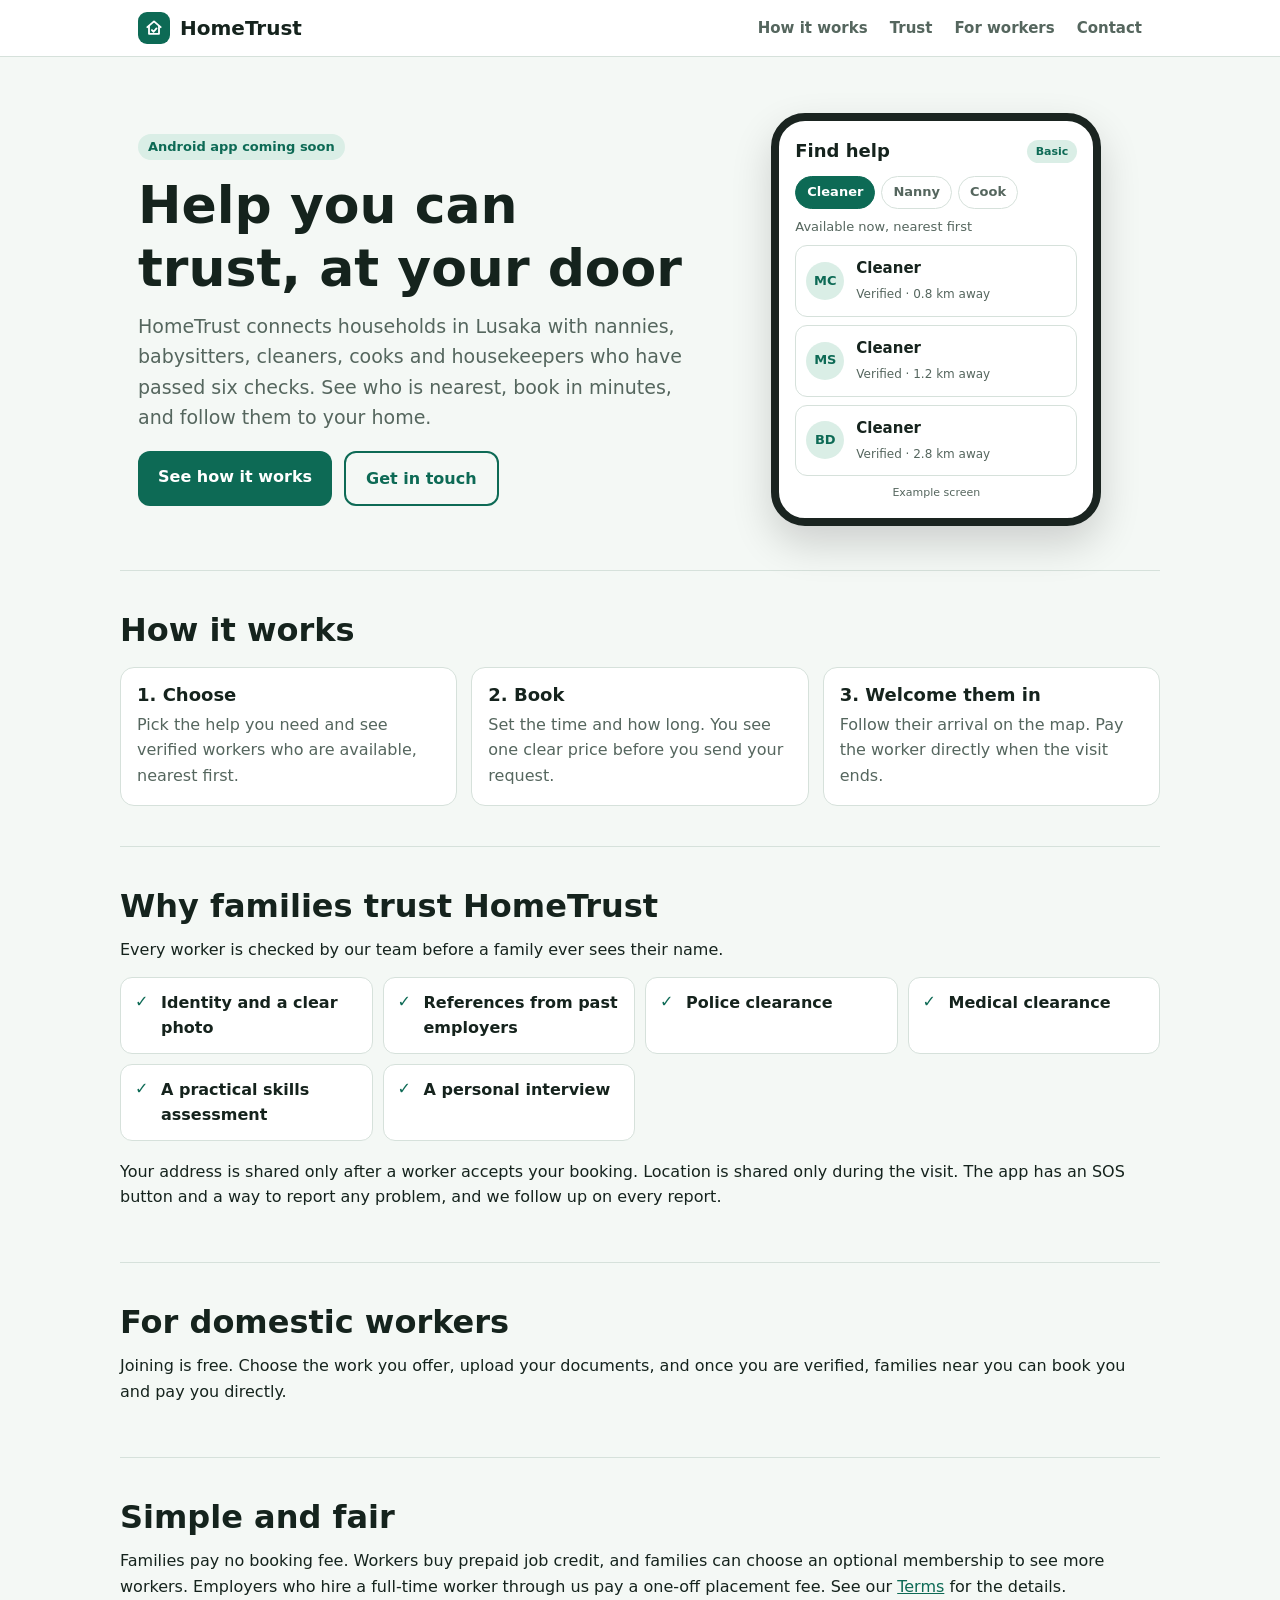
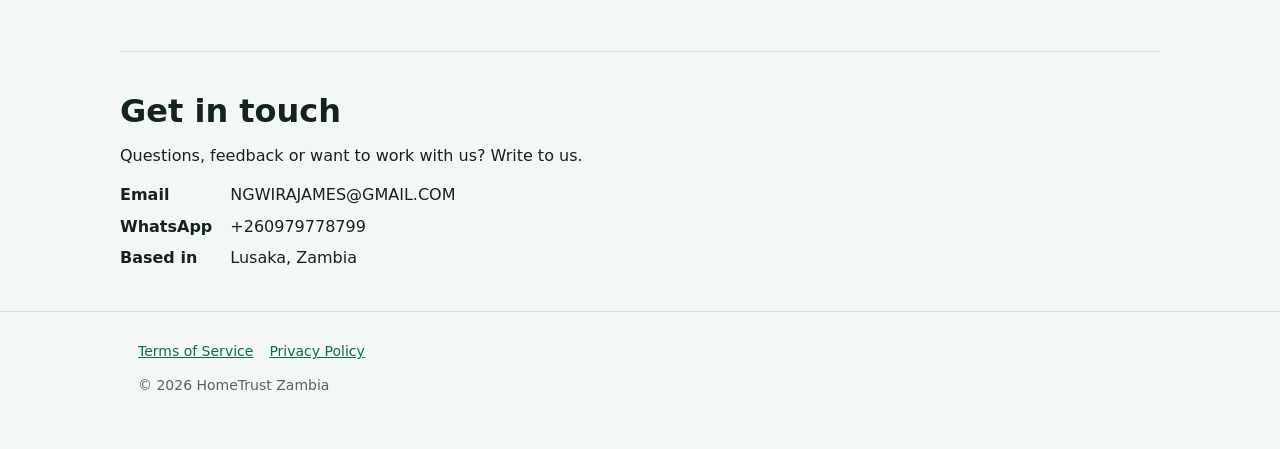
<file: index.html>
<!doctype html>
<html lang="en">
<head>
<meta charset="utf-8">
<meta name="viewport" content="width=device-width, initial-scale=1">
<title>HomeTrust Zambia | Verified help for your home</title>
<meta name="description" content="HomeTrust Zambia connects households in Lusaka with verified nannies, babysitters, cleaners, cooks and housekeepers.">
<link rel="icon" href="favicon.svg" type="image/svg+xml">
<link rel="stylesheet" href="styles.css">
</head>
<body>
<header class="nav">
  <div class="wrap">
    <a class="brand" href="#top"><span class="mark"><svg viewBox="0 0 24 24" fill="none" stroke="#fff" stroke-width="2.2" stroke-linecap="round" stroke-linejoin="round" aria-hidden="true"><path d="M4 11l8-7 8 7"/><path d="M6 10v9h12v-9"/><path d="M9.5 14.5l2 2 3.5-4"/></svg></span>HomeTrust</a>
    <a class="link" href="#how">How it works</a>
    <a class="link" href="#trust">Trust</a>
    <a class="link" href="#workers">For workers</a>
    <a class="link" href="#contact">Contact</a>
  </div>
</header>

<main id="top">
  <section class="hero2 wrap">
    <div class="hero-text">
      <span class="soon">Android app coming soon</span>
      <h1>Help you can trust, at your door</h1>
      <p class="lead">HomeTrust connects households in Lusaka with nannies, babysitters, cleaners, cooks and housekeepers who have passed six checks. See who is nearest, book in minutes, and follow them to your home.</p>
      <div class="cta">
        <a class="btn" href="#how">See how it works</a>
        <a class="btn ghost" href="#contact">Get in touch</a>
      </div>
    </div>
    <div class="phone-mock" aria-label="Example of the app screen">
      <div class="pm-bar"><b>Find help</b><span class="pm-pill">Basic</span></div>
      <div class="pm-chips"><span class="on">Cleaner</span><span>Nanny</span><span>Cook</span></div>
      <p class="pm-note">Available now, nearest first</p>
      <div class="pm-row"><span class="pm-av">MC</span><span><b>Cleaner</b><small>Verified · 0.8 km away</small></span></div>
      <div class="pm-row"><span class="pm-av">MS</span><span><b>Cleaner</b><small>Verified · 1.2 km away</small></span></div>
      <div class="pm-row"><span class="pm-av">BD</span><span><b>Cleaner</b><small>Verified · 2.8 km away</small></span></div>
      <p class="pm-foot">Example screen</p>
    </div>
  </section>

  <section class="sec wrap" id="how">
    <h2>How it works</h2>
    <div class="grid">
      <div class="card"><h3>1. Choose</h3><p>Pick the help you need and see verified workers who are available, nearest first.</p></div>
      <div class="card"><h3>2. Book</h3><p>Set the time and how long. You see one clear price before you send your request.</p></div>
      <div class="card"><h3>3. Welcome them in</h3><p>Follow their arrival on the map. Pay the worker directly when the visit ends.</p></div>
    </div>
  </section>

  <section class="sec wrap" id="trust">
    <h2>Why families trust HomeTrust</h2>
    <p>Every worker is checked by our team before a family ever sees their name.</p>
    <ul class="ticks">
      <li>Identity and a clear photo</li>
      <li>References from past employers</li>
      <li>Police clearance</li>
      <li>Medical clearance</li>
      <li>A practical skills assessment</li>
      <li>A personal interview</li>
    </ul>
    <p>Your address is shared only after a worker accepts your booking. Location is shared only during the visit. The app has an SOS button and a way to report any problem, and we follow up on every report.</p>
  </section>

  <section class="sec wrap" id="workers">
    <h2>For domestic workers</h2>
    <p>Joining is free. Choose the work you offer, upload your documents, and once you are verified, families near you can book you and pay you directly.</p>
  </section>

  <section class="sec wrap" id="fees">
    <h2>Simple and fair</h2>
    <p>Families pay no booking fee. Workers buy prepaid job credit, and families can choose an optional membership to see more workers. Employers who hire a full-time worker through us pay a one-off placement fee. See our <a href="terms.html">Terms</a> for the details.</p>
  </section>

  <section class="sec wrap contact" id="contact">
    <h2>Get in touch</h2>
    <p>Questions, feedback or want to work with us? Write to us.</p>
    <dl>
      <dt>Email</dt><dd>NGWIRAJAMES@GMAIL.COM</dd>
      <dt>WhatsApp</dt><dd>+260979778799</dd>
      <dt>Based in</dt><dd>Lusaka, Zambia</dd>
    </dl>
  </section>
</main>

<footer>
  <div class="wrap">
    <p><a href="terms.html">Terms of Service</a><a href="privacy.html">Privacy Policy</a></p>
    <p>© 2026 HomeTrust Zambia</p>
  </div>
</footer>
</body>
</html>
</file>
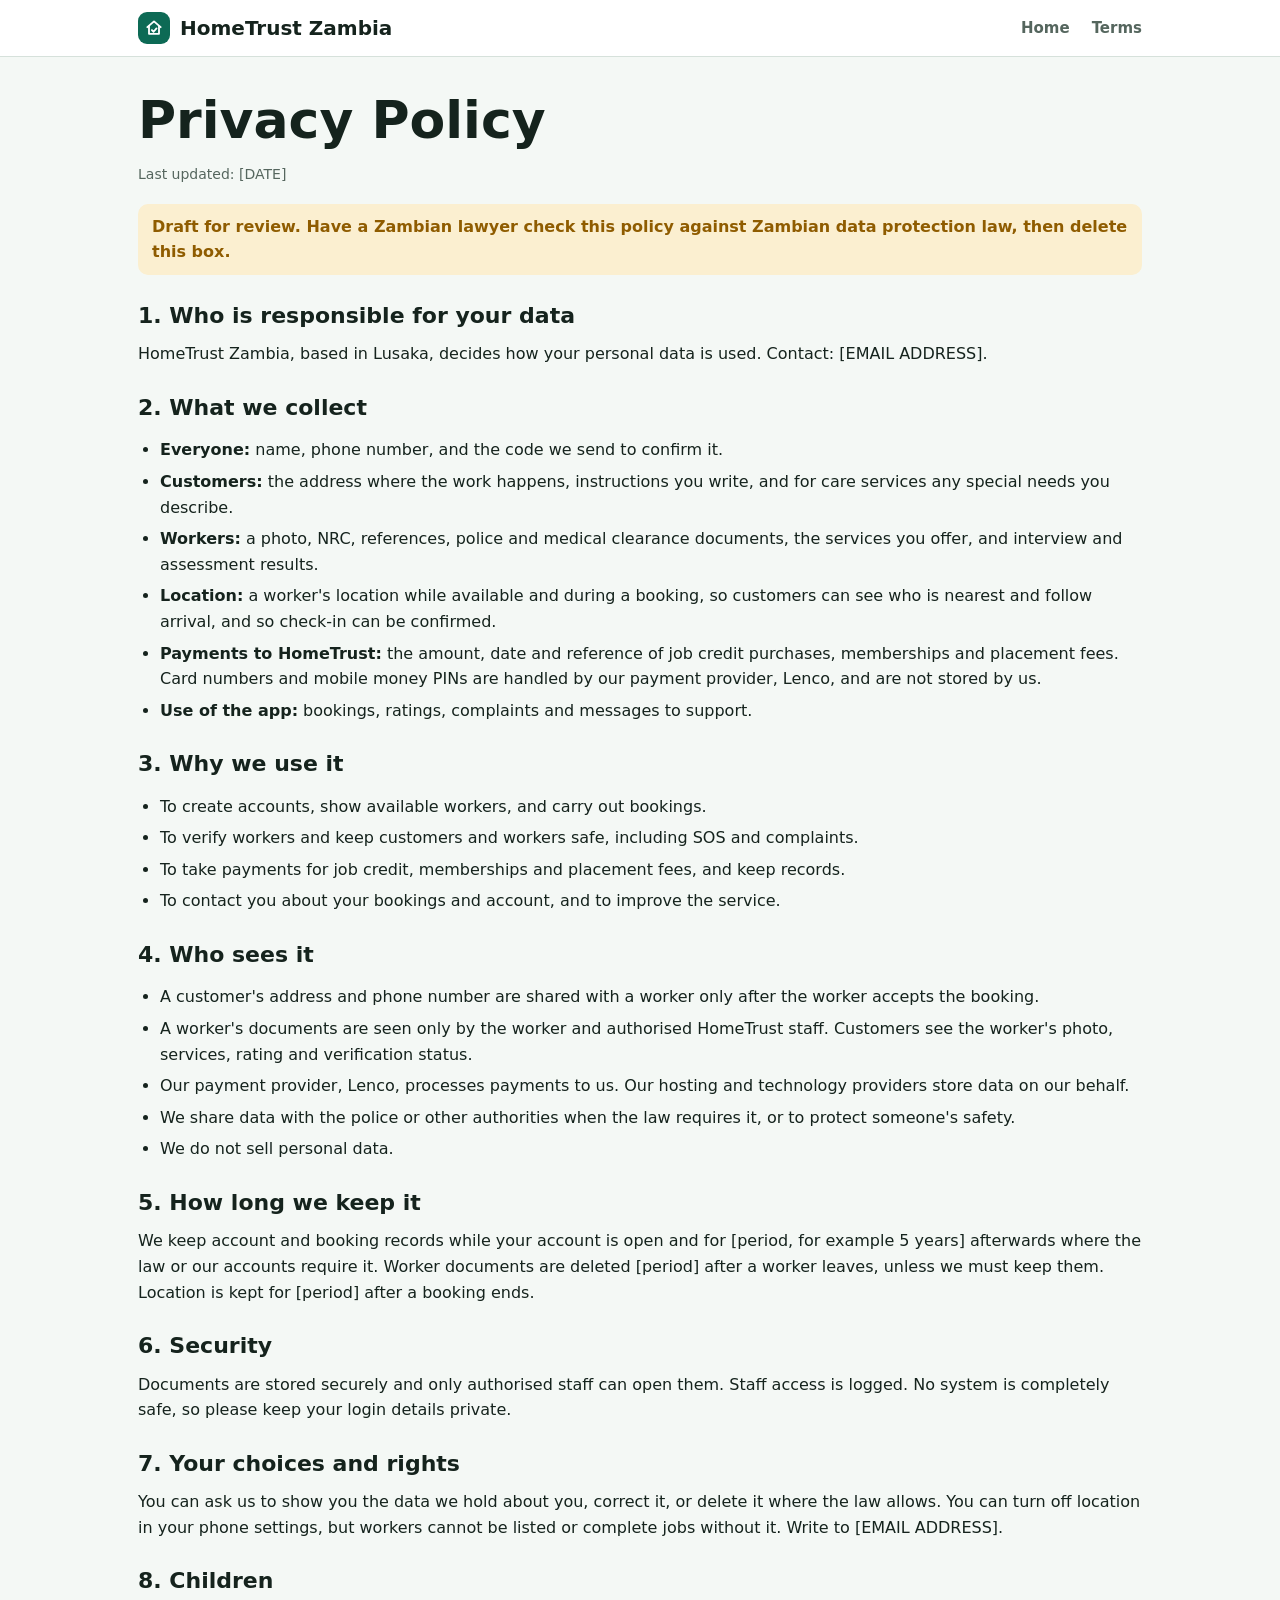
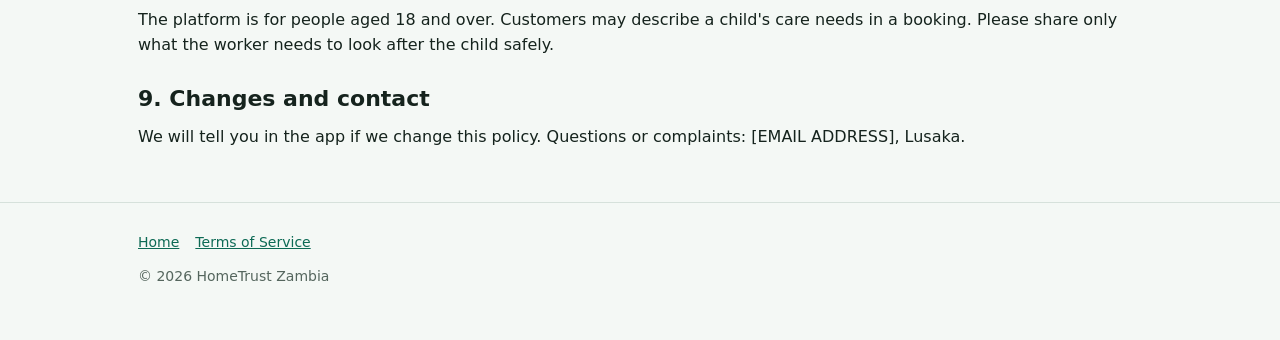
<file: privacy.html>
<!doctype html>
<html lang="en">
<head>
<meta charset="utf-8">
<meta name="viewport" content="width=device-width, initial-scale=1">
<title>Privacy Policy | HomeTrust Zambia</title>
<link rel="icon" href="favicon.svg" type="image/svg+xml">
<link rel="stylesheet" href="styles.css">
</head>
<body>
<header class="nav"><div class="wrap"><a class="brand" href="index.html"><span class="mark"><svg viewBox="0 0 24 24" fill="none" stroke="#fff" stroke-width="2.2" stroke-linecap="round" stroke-linejoin="round" aria-hidden="true"><path d="M4 11l8-7 8 7"/><path d="M6 10v9h12v-9"/><path d="M9.5 14.5l2 2 3.5-4"/></svg></span>HomeTrust Zambia</a><a class="link" href="index.html">Home</a><a class="link" href="terms.html">Terms</a></div></header>

<main class="wrap doc" style="padding-top:32px;padding-bottom:40px">
  <h1>Privacy Policy</h1>
  <p class="updated">Last updated: [DATE]</p>
  <div class="draft">Draft for review. Have a Zambian lawyer check this policy against Zambian data protection law, then delete this box.</div>

  <h2>1. Who is responsible for your data</h2>
  <p>HomeTrust Zambia, based in Lusaka, decides how your personal data is used. Contact: [EMAIL ADDRESS].</p>

  <h2>2. What we collect</h2>
  <ul>
    <li><b>Everyone:</b> name, phone number, and the code we send to confirm it.</li>
    <li><b>Customers:</b> the address where the work happens, instructions you write, and for care services any special needs you describe.</li>
    <li><b>Workers:</b> a photo, NRC, references, police and medical clearance documents, the services you offer, and interview and assessment results.</li>
    <li><b>Location:</b> a worker's location while available and during a booking, so customers can see who is nearest and follow arrival, and so check-in can be confirmed.</li>
    <li><b>Payments to HomeTrust:</b> the amount, date and reference of job credit purchases, memberships and placement fees. Card numbers and mobile money PINs are handled by our payment provider, Lenco, and are not stored by us.</li>
    <li><b>Use of the app:</b> bookings, ratings, complaints and messages to support.</li>
  </ul>

  <h2>3. Why we use it</h2>
  <ul>
    <li>To create accounts, show available workers, and carry out bookings.</li>
    <li>To verify workers and keep customers and workers safe, including SOS and complaints.</li>
    <li>To take payments for job credit, memberships and placement fees, and keep records.</li>
    <li>To contact you about your bookings and account, and to improve the service.</li>
  </ul>

  <h2>4. Who sees it</h2>
  <ul>
    <li>A customer's address and phone number are shared with a worker only after the worker accepts the booking.</li>
    <li>A worker's documents are seen only by the worker and authorised HomeTrust staff. Customers see the worker's photo, services, rating and verification status.</li>
    <li>Our payment provider, Lenco, processes payments to us. Our hosting and technology providers store data on our behalf.</li>
    <li>We share data with the police or other authorities when the law requires it, or to protect someone's safety.</li>
    <li>We do not sell personal data.</li>
  </ul>

  <h2>5. How long we keep it</h2>
  <p>We keep account and booking records while your account is open and for [period, for example 5 years] afterwards where the law or our accounts require it. Worker documents are deleted [period] after a worker leaves, unless we must keep them. Location is kept for [period] after a booking ends.</p>

  <h2>6. Security</h2>
  <p>Documents are stored securely and only authorised staff can open them. Staff access is logged. No system is completely safe, so please keep your login details private.</p>

  <h2>7. Your choices and rights</h2>
  <p>You can ask us to show you the data we hold about you, correct it, or delete it where the law allows. You can turn off location in your phone settings, but workers cannot be listed or complete jobs without it. Write to [EMAIL ADDRESS].</p>

  <h2>8. Children</h2>
  <p>The platform is for people aged 18 and over. Customers may describe a child's care needs in a booking. Please share only what the worker needs to look after the child safely.</p>

  <h2>9. Changes and contact</h2>
  <p>We will tell you in the app if we change this policy. Questions or complaints: [EMAIL ADDRESS], Lusaka.</p>
</main>

<footer><div class="wrap"><p><a href="index.html">Home</a><a href="terms.html">Terms of Service</a></p><p>© 2026 HomeTrust Zambia</p></div></footer>
</body>
</html>
</file>
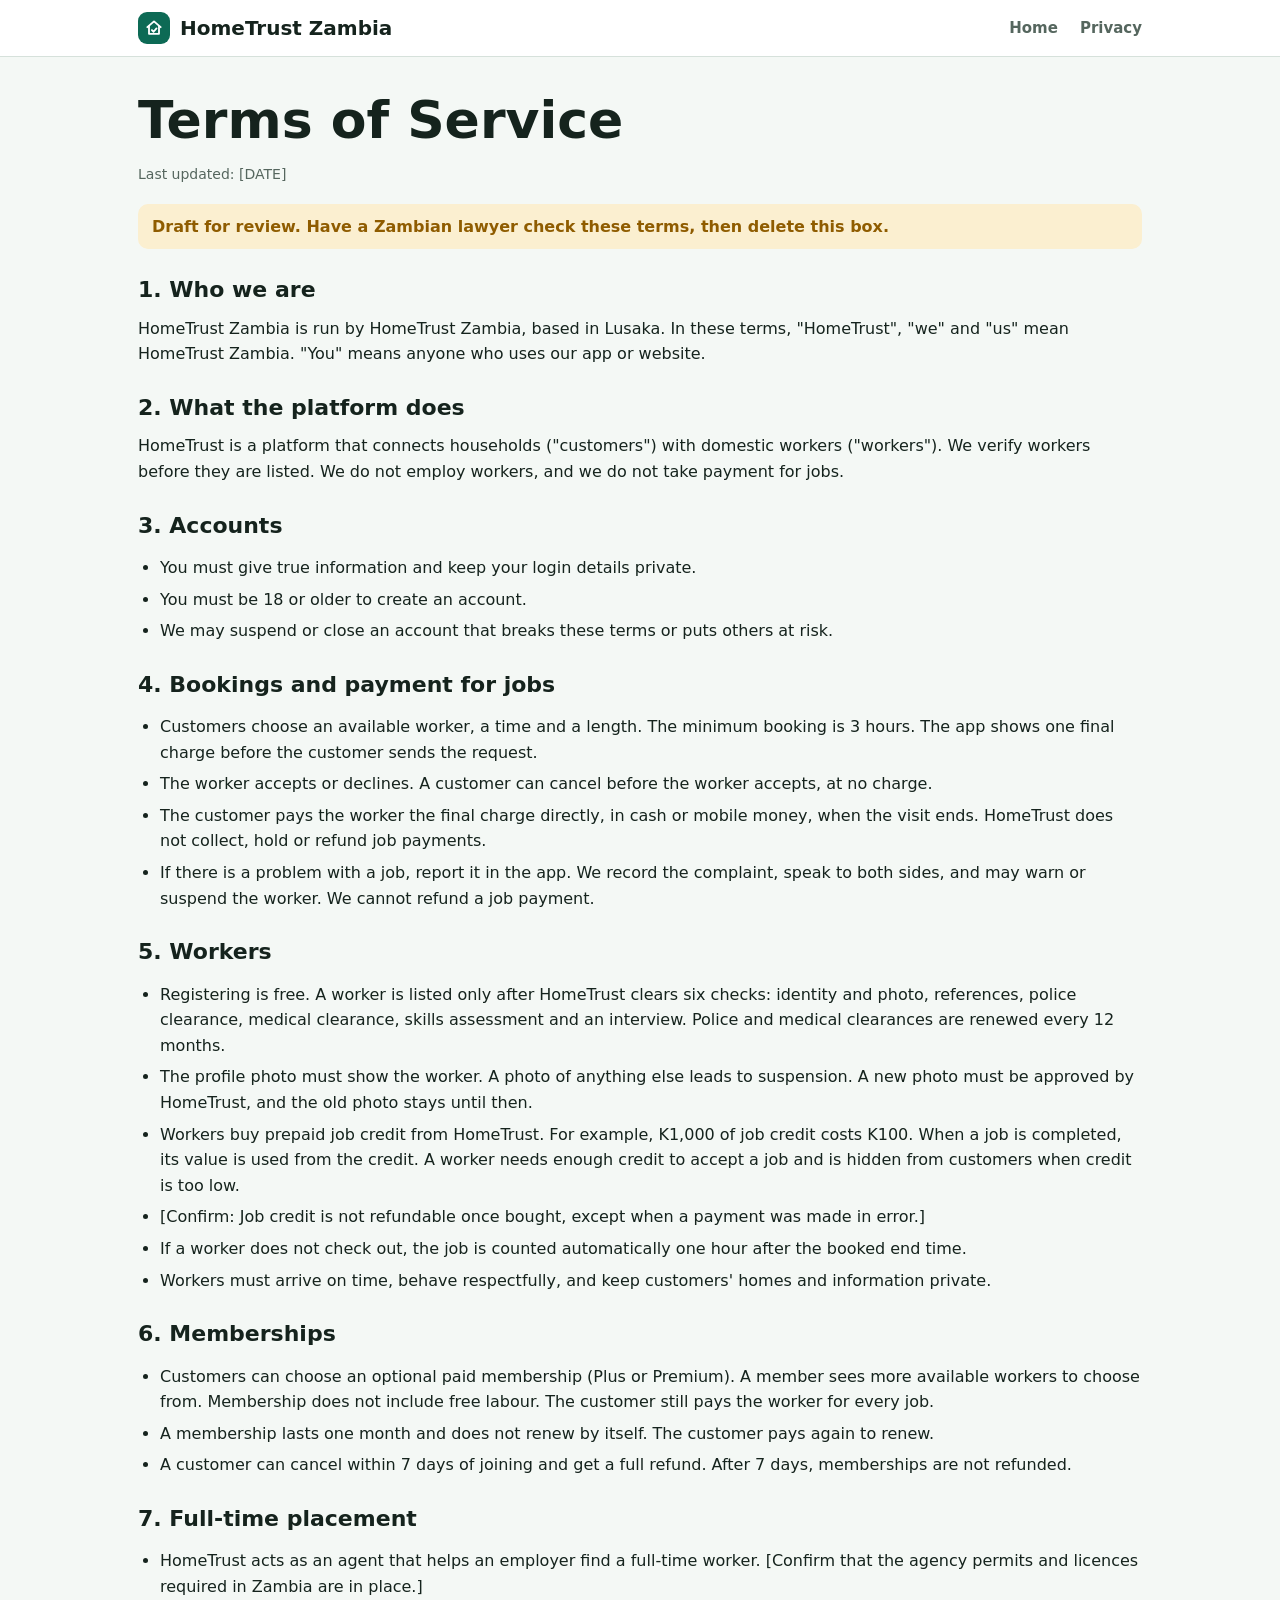
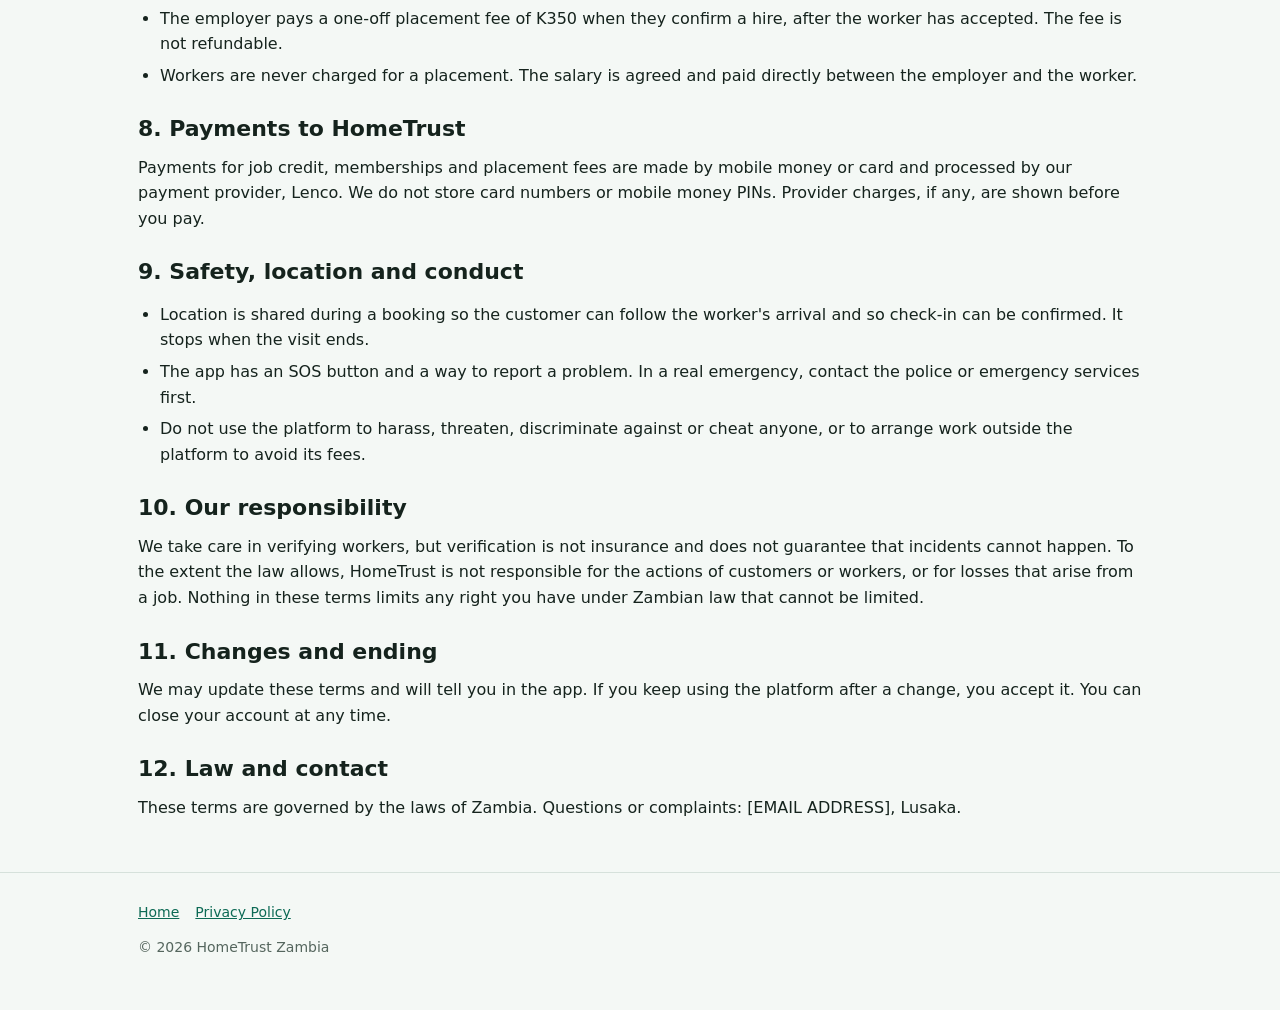
<file: terms.html>
<!doctype html>
<html lang="en">
<head>
<meta charset="utf-8">
<meta name="viewport" content="width=device-width, initial-scale=1">
<title>Terms of Service | HomeTrust Zambia</title>
<link rel="icon" href="favicon.svg" type="image/svg+xml">
<link rel="stylesheet" href="styles.css">
</head>
<body>
<header class="nav"><div class="wrap"><a class="brand" href="index.html"><span class="mark"><svg viewBox="0 0 24 24" fill="none" stroke="#fff" stroke-width="2.2" stroke-linecap="round" stroke-linejoin="round" aria-hidden="true"><path d="M4 11l8-7 8 7"/><path d="M6 10v9h12v-9"/><path d="M9.5 14.5l2 2 3.5-4"/></svg></span>HomeTrust Zambia</a><a class="link" href="index.html">Home</a><a class="link" href="privacy.html">Privacy</a></div></header>

<main class="wrap doc" style="padding-top:32px;padding-bottom:40px">
  <h1>Terms of Service</h1>
  <p class="updated">Last updated: [DATE]</p>
  <div class="draft">Draft for review. Have a Zambian lawyer check these terms, then delete this box.</div>

  <h2>1. Who we are</h2>
  <p>HomeTrust Zambia is run by HomeTrust Zambia, based in Lusaka. In these terms, "HomeTrust", "we" and "us" mean HomeTrust Zambia. "You" means anyone who uses our app or website.</p>

  <h2>2. What the platform does</h2>
  <p>HomeTrust is a platform that connects households ("customers") with domestic workers ("workers"). We verify workers before they are listed. We do not employ workers, and we do not take payment for jobs.</p>

  <h2>3. Accounts</h2>
  <ul>
    <li>You must give true information and keep your login details private.</li>
    <li>You must be 18 or older to create an account.</li>
    <li>We may suspend or close an account that breaks these terms or puts others at risk.</li>
  </ul>

  <h2>4. Bookings and payment for jobs</h2>
  <ul>
    <li>Customers choose an available worker, a time and a length. The minimum booking is 3 hours. The app shows one final charge before the customer sends the request.</li>
    <li>The worker accepts or declines. A customer can cancel before the worker accepts, at no charge.</li>
    <li>The customer pays the worker the final charge directly, in cash or mobile money, when the visit ends. HomeTrust does not collect, hold or refund job payments.</li>
    <li>If there is a problem with a job, report it in the app. We record the complaint, speak to both sides, and may warn or suspend the worker. We cannot refund a job payment.</li>
  </ul>

  <h2>5. Workers</h2>
  <ul>
    <li>Registering is free. A worker is listed only after HomeTrust clears six checks: identity and photo, references, police clearance, medical clearance, skills assessment and an interview. Police and medical clearances are renewed every 12 months.</li>
    <li>The profile photo must show the worker. A photo of anything else leads to suspension. A new photo must be approved by HomeTrust, and the old photo stays until then.</li>
    <li>Workers buy prepaid job credit from HomeTrust. For example, K1,000 of job credit costs K100. When a job is completed, its value is used from the credit. A worker needs enough credit to accept a job and is hidden from customers when credit is too low.</li>
    <li>[Confirm: Job credit is not refundable once bought, except when a payment was made in error.]</li>
    <li>If a worker does not check out, the job is counted automatically one hour after the booked end time.</li>
    <li>Workers must arrive on time, behave respectfully, and keep customers' homes and information private.</li>
  </ul>

  <h2>6. Memberships</h2>
  <ul>
    <li>Customers can choose an optional paid membership (Plus or Premium). A member sees more available workers to choose from. Membership does not include free labour. The customer still pays the worker for every job.</li>
    <li>A membership lasts one month and does not renew by itself. The customer pays again to renew.</li>
    <li>A customer can cancel within 7 days of joining and get a full refund. After 7 days, memberships are not refunded.</li>
  </ul>

  <h2>7. Full-time placement</h2>
  <ul>
    <li>HomeTrust acts as an agent that helps an employer find a full-time worker. [Confirm that the agency permits and licences required in Zambia are in place.]</li>
    <li>The employer pays a one-off placement fee of K350 when they confirm a hire, after the worker has accepted. The fee is not refundable.</li>
    <li>Workers are never charged for a placement. The salary is agreed and paid directly between the employer and the worker.</li>
  </ul>

  <h2>8. Payments to HomeTrust</h2>
  <p>Payments for job credit, memberships and placement fees are made by mobile money or card and processed by our payment provider, Lenco. We do not store card numbers or mobile money PINs. Provider charges, if any, are shown before you pay.</p>

  <h2>9. Safety, location and conduct</h2>
  <ul>
    <li>Location is shared during a booking so the customer can follow the worker's arrival and so check-in can be confirmed. It stops when the visit ends.</li>
    <li>The app has an SOS button and a way to report a problem. In a real emergency, contact the police or emergency services first.</li>
    <li>Do not use the platform to harass, threaten, discriminate against or cheat anyone, or to arrange work outside the platform to avoid its fees.</li>
  </ul>

  <h2>10. Our responsibility</h2>
  <p>We take care in verifying workers, but verification is not insurance and does not guarantee that incidents cannot happen. To the extent the law allows, HomeTrust is not responsible for the actions of customers or workers, or for losses that arise from a job. Nothing in these terms limits any right you have under Zambian law that cannot be limited.</p>

  <h2>11. Changes and ending</h2>
  <p>We may update these terms and will tell you in the app. If you keep using the platform after a change, you accept it. You can close your account at any time.</p>

  <h2>12. Law and contact</h2>
  <p>These terms are governed by the laws of Zambia. Questions or complaints: [EMAIL ADDRESS], Lusaka.</p>
</main>

<footer><div class="wrap"><p><a href="index.html">Home</a><a href="privacy.html">Privacy Policy</a></p><p>© 2026 HomeTrust Zambia</p></div></footer>
</body>
</html>
</file>
<file: styles.css>
:root {
  --bg: #f4f8f5; --surface: #ffffff; --fg: #15231d; --muted: #55665e; --line: #d6e1db;
  --brand: #0d6a55; --brand-fg: #ffffff; --brand-soft: #daeee6; --warn-bg: #fbefd0; --warn-fg: #8f5c00;
}
@media (prefers-color-scheme: dark) {
  :root {
    --bg: #0e1613; --surface: #16211d; --fg: #e5efea; --muted: #94a79e; --line: #2a3b34;
    --brand: #45b898; --brand-fg: #052219; --brand-soft: #1a3a30; --warn-bg: #3a2f12; --warn-fg: #e8b94c;
  }
}
* { box-sizing: border-box; }
html { scroll-behavior: smooth; }
body { margin: 0; background: var(--bg); color: var(--fg); font-family: "Segoe UI", Roboto, system-ui, -apple-system, sans-serif; font-size: 16px; line-height: 1.6; }
a { color: var(--brand); }
h1, h2, h3 { line-height: 1.2; margin: 0 0 12px; }
h1 { font-size: clamp(32px, 6vw, 52px); }
h2 { font-size: clamp(24px, 4vw, 32px); }
p { margin: 0 0 12px; }
.wrap { max-width: 1040px; margin: 0 auto; padding-left: max(18px, env(safe-area-inset-left, 0px)); padding-right: max(18px, env(safe-area-inset-right, 0px)); }
.nav { background: var(--surface); border-bottom: 1px solid var(--line); position: sticky; top: 0; z-index: 5; }
.nav .wrap { display: flex; flex-wrap: wrap; align-items: center; gap: 10px 22px; padding-top: 12px; padding-bottom: 12px; }
.brand { display: flex; align-items: center; gap: 10px; font-weight: 800; font-size: 20px; color: var(--fg); text-decoration: none; margin-right: auto; }
.mark { width: 32px; height: 32px; border-radius: 9px; background: var(--brand); display: grid; place-items: center; }
.mark svg { width: 20px; height: 20px; }
.nav a.link { text-decoration: none; color: var(--muted); font-weight: 600; font-size: 15px; }
.nav a.link:hover { color: var(--brand); }
.hero { padding: 56px 0 40px; }
.hero p.lead { font-size: 19px; color: var(--muted); max-width: 60ch; }
.btn { display: inline-block; background: var(--brand); color: var(--brand-fg); padding: 13px 20px; border-radius: 12px; font-weight: 700; text-decoration: none; }
.btn.ghost { background: transparent; color: var(--brand); border: 2px solid var(--brand); }
.cta { display: flex; flex-wrap: wrap; gap: 12px; margin-top: 18px; }
.soon { display: inline-block; font-size: 13px; font-weight: 700; background: var(--brand-soft); color: var(--brand); padding: 3px 10px; border-radius: 999px; margin-bottom: 14px; }
section.sec { padding: 40px 0; border-top: 1px solid var(--line); }
.grid { display: grid; grid-template-columns: repeat(auto-fit, minmax(240px, 1fr)); gap: 14px; margin-top: 18px; }
.card { background: var(--surface); border: 1px solid var(--line); border-radius: 14px; padding: 16px; }
.card h3 { font-size: 18px; margin-bottom: 6px; }
.card p { color: var(--muted); margin: 0; }
table { width: 100%; border-collapse: collapse; background: var(--surface); border: 1px solid var(--line); border-radius: 12px; overflow: hidden; }
th, td { text-align: left; padding: 12px 14px; border-bottom: 1px solid var(--line); vertical-align: top; }
th { font-size: 13px; text-transform: uppercase; letter-spacing: .05em; color: var(--muted); background: var(--bg); }
tr:last-child td { border-bottom: 0; }
.tbl { overflow-x: auto; margin-top: 16px; }
.contact dl { display: grid; grid-template-columns: max-content 1fr; gap: 6px 18px; margin: 14px 0 0; }
.contact dt { font-weight: 700; }
.contact dd { margin: 0; }
footer { border-top: 1px solid var(--line); padding: 28px 0 40px; color: var(--muted); font-size: 14px; }
footer a { margin-right: 16px; }
.draft { background: var(--warn-bg); color: var(--warn-fg); padding: 10px 14px; border-radius: 10px; font-weight: 600; margin: 18px 0; }
.doc h2 { margin-top: 28px; font-size: 22px; }
.doc ul { padding-left: 22px; }
.doc li { margin-bottom: 6px; }
.updated { color: var(--muted); font-size: 14px; }
.hero2 { display: grid; grid-template-columns: 1.15fr .85fr; gap: 36px; align-items: center; padding-top: 56px; padding-bottom: 44px; }
.hero2 .lead { font-size: 19px; color: var(--muted); max-width: 54ch; }
.phone-mock { background: var(--surface); border: 8px solid #1a2420; border-radius: 34px; padding: 16px; box-shadow: 0 18px 40px rgba(0, 0, 0, .16); max-width: 330px; width: 100%; justify-self: center; }
.pm-bar { display: flex; justify-content: space-between; align-items: center; margin-bottom: 10px; font-size: 18px; }
.pm-pill { font-size: 11px; font-weight: 700; background: var(--brand-soft); color: var(--brand); padding: 3px 9px; border-radius: 999px; }
.pm-chips { display: flex; gap: 6px; margin-bottom: 8px; }
.pm-chips span { border: 1px solid var(--line); border-radius: 999px; padding: 5px 11px; font-size: 13px; font-weight: 600; color: var(--muted); }
.pm-chips span.on { background: var(--brand); border-color: var(--brand); color: var(--brand-fg); }
.pm-note { font-size: 13px; color: var(--muted); margin: 4px 0 8px; }
.pm-row { display: flex; align-items: center; gap: 12px; border: 1px solid var(--line); border-radius: 12px; padding: 10px; margin-bottom: 8px; }
.pm-row b { display: block; font-size: 15px; }
.pm-row small { color: var(--muted); font-size: 12px; }
.pm-av { width: 38px; height: 38px; border-radius: 50%; background: var(--brand-soft); color: var(--brand); display: grid; place-items: center; font-weight: 800; font-size: 13px; flex: none; }
.pm-foot { text-align: center; font-size: 11px; color: var(--muted); margin: 6px 0 0; }
.ticks { list-style: none; padding: 0; margin: 14px 0 18px; display: grid; grid-template-columns: repeat(auto-fit, minmax(240px, 1fr)); gap: 10px; }
.ticks li { background: var(--surface); border: 1px solid var(--line); border-radius: 12px; padding: 12px 14px 12px 40px; position: relative; font-weight: 600; }
.ticks li::before { content: "✓"; position: absolute; left: 14px; top: 11px; color: var(--brand); font-weight: 800; }
@media (max-width: 760px) { .hero2 { grid-template-columns: 1fr; } .phone-mock { max-width: 300px; } }
@media (max-width: 560px) { .contact dl { grid-template-columns: 1fr; } .contact dt { margin-top: 8px; } }
</file>
